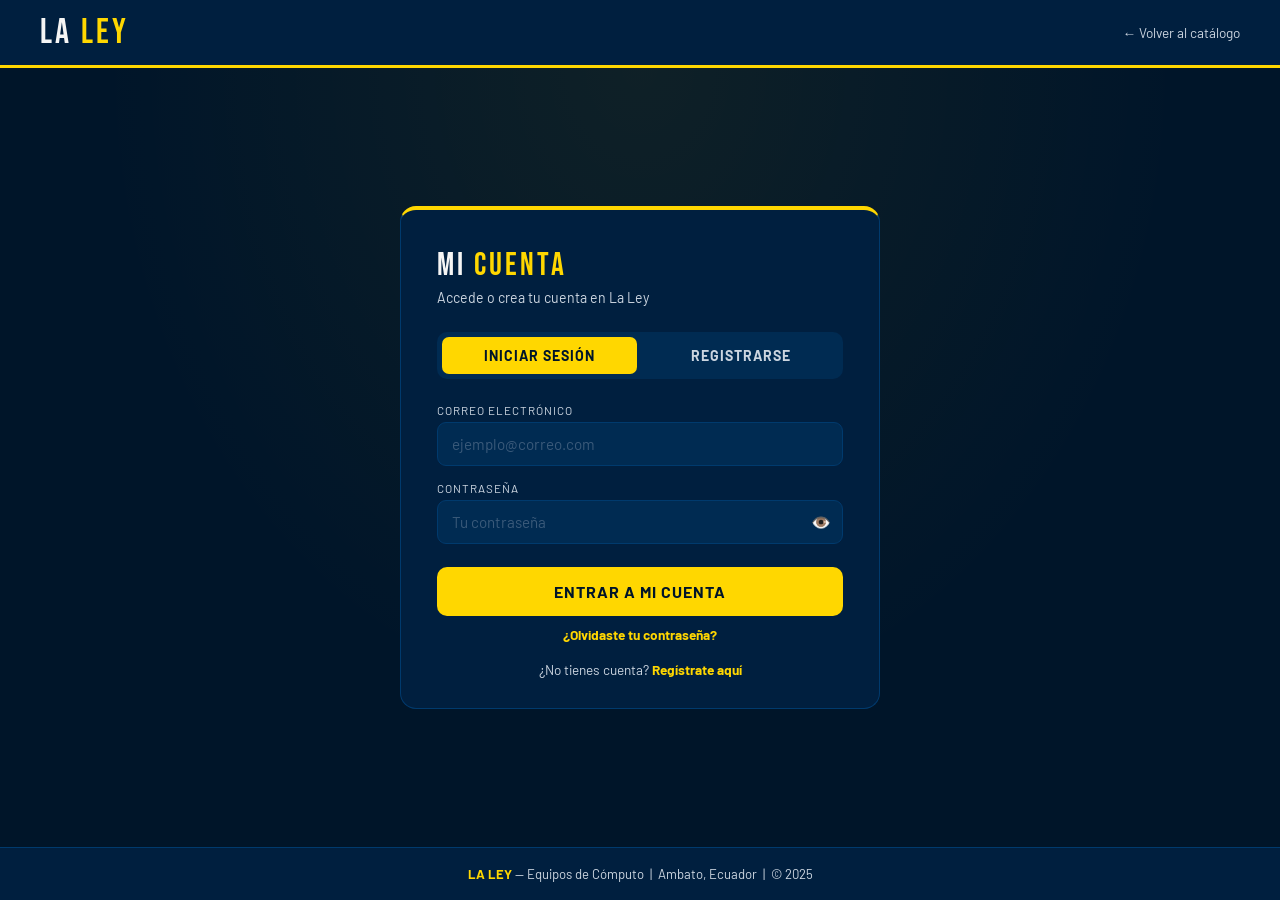
<file: auth.html>
<!DOCTYPE html>
<html lang="es">
<head>
  <meta charset="UTF-8"/>
  <meta name="viewport" content="width=device-width, initial-scale=1.0"/>
  <title>La Ley — Mi Cuenta</title>
  <link href="https://fonts.googleapis.com/css2?family=Bebas+Neue&family=Barlow:wght@300;400;600;700&display=swap" rel="stylesheet"/>
  <style>
    :root {
      --rojo:       #ffd700;
      --rojo-dark:  #c5a500;
      --negro:      #001529;
      --gris-dark:  #001f3f;
      --gris-medio: #002b52;
      --gris-borde: #003a6d;
      --blanco:     #f5f5f5;
      --verde:      #00b894;
      --suave:      #cbd5e0;
    }
    * { margin:0; padding:0; box-sizing:border-box; }
    body {
      font-family:'Barlow',sans-serif;
      background:var(--negro);
      color:var(--blanco);
      min-height:100vh;
      display:flex;
      flex-direction:column;
    }

    /* ── HEADER ── */
    header {
      background:var(--gris-dark);
      border-bottom:3px solid var(--rojo);
      padding:0 40px;
      height:68px;
      display:flex;
      align-items:center;
      justify-content:space-between;
    }
    .logo { font-family:'Bebas Neue',sans-serif; font-size:2.2rem; color:var(--blanco); letter-spacing:3px; text-decoration:none; }
    .logo span { color:var(--rojo); }
    .header-link { color:var(--suave); text-decoration:none; font-size:0.85rem; transition:color 0.2s; }
    .header-link:hover { color:var(--rojo); }

    /* ── CENTRO ── */
    .centro {
      flex:1;
      display:flex;
      align-items:center;
      justify-content:center;
      padding:40px 20px;
      background:radial-gradient(ellipse at 50% 0%, rgba(255,215,0,0.06) 0%, transparent 60%);
    }

    /* ── CAJA ── */
    .caja {
      background:var(--gris-dark);
      border:1px solid var(--gris-borde);
      border-top:4px solid var(--rojo);
      border-radius:16px;
      width:100%;
      max-width:480px;
      padding:36px 36px 30px;
      animation:bajar 0.3s ease;
    }
    @keyframes bajar {
      from { transform:translateY(-14px); opacity:0; }
      to   { transform:translateY(0);     opacity:1; }
    }
    .caja-titulo { font-family:'Bebas Neue',sans-serif; font-size:2rem; letter-spacing:3px; margin-bottom:4px; }
    .caja-titulo span { color:var(--rojo); }
    .caja-sub { color:var(--suave); font-size:0.88rem; margin-bottom:26px; }

    /* ── TABS ── */
    .tabs { display:flex; gap:6px; margin-bottom:24px; background:var(--gris-medio); border-radius:10px; padding:5px; }
    .tab {
      flex:1; padding:10px; border:none; border-radius:7px; background:transparent;
      color:var(--suave); font-family:'Barlow',sans-serif; font-size:0.88rem; font-weight:700;
      text-transform:uppercase; letter-spacing:1px; cursor:pointer; transition:all 0.2s;
    }
    .tab.activo { background:var(--rojo); color:var(--negro); }

    /* ── CAMPOS ── */
    .campo { margin-bottom:15px; }
    .campo label { display:block; font-size:0.73rem; text-transform:uppercase; letter-spacing:1px; color:var(--suave); margin-bottom:5px; }
    .campo-inner { position:relative; }
    .campo input {
      width:100%; background:var(--gris-medio); border:1.5px solid var(--gris-borde);
      color:var(--blanco); padding:12px 42px 12px 14px; border-radius:9px;
      font-family:'Barlow',sans-serif; font-size:0.95rem; outline:none; transition:border-color 0.2s;
    }
    .campo input:focus { border-color:var(--rojo); }
    .campo input::placeholder { color:#3a5a7a; }
    .campo input.valido   { border-color:var(--verde); }
    .campo input.invalido { border-color:#e31e24 !important; }
    .campo-ico { position:absolute; right:12px; top:50%; transform:translateY(-50%); font-size:1rem; pointer-events:none; }
    .campo-err { font-size:0.73rem; color:#ff6b6b; margin-top:4px; display:none; }
    .campo-err.visible { display:block; }
    .fila2 { display:grid; grid-template-columns:1fr 1fr; gap:12px; }

    /* Barra fortaleza */
    .fortaleza-barra { height:4px; background:var(--gris-borde); border-radius:2px; overflow:hidden; margin-top:5px; }
    .fortaleza-fill  { height:100%; width:0%; border-radius:2px; transition:width 0.3s, background 0.3s; }
    .fortaleza-txt   { font-size:0.72rem; color:var(--suave); margin-top:2px; }

    /* ── BOTÓN ── */
    .btn-submit {
      width:100%; background:var(--rojo); color:var(--negro); border:none;
      padding:15px; border-radius:10px; cursor:pointer; font-family:'Barlow',sans-serif;
      font-weight:700; font-size:1rem; text-transform:uppercase; letter-spacing:1px;
      margin-top:8px; transition:background 0.2s, transform 0.15s;
    }
    .btn-submit:hover  { background:var(--rojo-dark); transform:translateY(-2px); }
    .btn-submit:disabled { background:#1a3a5a; color:#3a5a7a; cursor:not-allowed; transform:none; }

    /* ── ALERTA ── */
    .alerta { padding:12px 16px; border-radius:9px; font-size:0.88rem; margin-bottom:16px; display:none; line-height:1.6; }
    .alerta.visible { display:block; }
    .alerta.error   { background:rgba(227,30,36,0.1);  border:1px solid #e31e24; color:#ff8080; }
    .alerta.exito   { background:rgba(0,184,148,0.1);  border:1px solid var(--verde); color:#80ffdb; }
    .alerta.info    { background:rgba(255,215,0,0.08); border:1px solid var(--rojo); color:var(--rojo); }

    /* ── CÓDIGO DE VERIFICACIÓN ── */
    #sec-verificacion { display:none; }
    .cod-info { text-align:center; color:var(--suave); font-size:0.88rem; margin-bottom:18px; line-height:1.7; }
    .cod-info strong { color:var(--blanco); }

    /* Caja amarilla con el código (visible en local) */
    .caja-codigo-dev {
      background:rgba(255,215,0,0.08);
      border:2px dashed var(--rojo);
      border-radius:10px;
      padding:16px;
      text-align:center;
      margin-bottom:18px;
      display:none;
    }
    .caja-codigo-dev p { font-size:0.78rem; color:var(--suave); margin-bottom:8px; text-transform:uppercase; letter-spacing:1px; }
    .caja-codigo-dev .cod-num { font-family:'Bebas Neue',sans-serif; font-size:3rem; color:var(--rojo); letter-spacing:12px; }
    .caja-codigo-dev small { font-size:0.72rem; color:#ff6b6b; display:block; margin-top:4px; }

    .input-cod { text-align:center !important; font-family:'Bebas Neue',sans-serif !important; font-size:2rem !important; letter-spacing:10px !important; }

    /* ── ENLACE CAMBIAR FORM ── */
    .cambiar { text-align:center; margin-top:18px; font-size:0.85rem; color:var(--suave); }
    .cambiar a { color:var(--rojo); text-decoration:none; font-weight:700; }
    .cambiar a:hover { text-decoration:underline; }

    /* ── FOOTER ── */
    footer { background:var(--gris-dark); border-top:1px solid var(--gris-borde); padding:18px 40px; text-align:center; color:var(--suave); font-size:0.82rem; }
    footer strong { color:var(--rojo); }

    @media(max-width:500px) {
      .caja { padding:26px 18px 22px; }
      .fila2 { grid-template-columns:1fr; gap:0; }
      header { padding:0 16px; }
    }
  </style>
</head>
<body>

<header>
  <a href="index.html" class="logo">LA <span>LEY</span></a>
  <a href="index.html" class="header-link">← Volver al catálogo</a>
</header>

<div class="centro">
  <div class="caja">

    <div class="caja-titulo">MI <span>CUENTA</span></div>
    <div class="caja-sub">Accede o crea tu cuenta en La Ley</div>

    <!-- TABS -->
    <div class="tabs">
      <button class="tab activo" id="tab-login"    onclick="mostrarPanel('login')">Iniciar Sesión</button>
      <button class="tab"        id="tab-registro" onclick="mostrarPanel('registro')">Registrarse</button>
    </div>


    <!-- ========================================
         PANEL LOGIN
    ======================================== -->
    <div id="panel-login">
      <div class="alerta" id="alerta-login"></div>

      <div class="campo">
        <label>Correo electrónico</label>
        <div class="campo-inner">
          <input type="email" id="l-correo" placeholder="ejemplo@correo.com" oninput="validarCorreo(this,'l-correo-err')"/>
          <span class="campo-ico" id="l-correo-ico"></span>
        </div>
        <div class="campo-err" id="l-correo-err">Ingresa un correo válido</div>
      </div>

      <div class="campo">
  <label>Contraseña</label>
  <div class="campo-inner">
    <input type="password" id="l-pass" placeholder="Tu contraseña" oninput="limpiarErr(this)"/>
    <span class="campo-ico" onclick="togglePassAuth('l-pass', this)" 
          style="cursor:pointer; pointer-events:all;">👁️</span>
  </div>
  <div class="campo-err" id="l-pass-err">Ingresa tu contraseña</div>
</div>

      <button class="btn-submit" id="btn-login" onclick="iniciarSesion()">Entrar a mi cuenta</button>
      <div class="cambiar" style="margin-top:10px;">
      <a href="#" onclick="mostrarPanel('recuperar')">¿Olvidaste tu contraseña?</a>
      </div>
      <div class="cambiar">¿No tienes cuenta? <a href="#" onclick="mostrarPanel('registro')">Regístrate aquí</a></div>
    </div>


    <!-- ========================================
         PANEL REGISTRO
    ======================================== -->
    <div id="panel-registro" style="display:none">
      <div class="alerta" id="alerta-registro"></div>

      <!-- Sección formulario -->
      <div id="sec-formulario">

        <div class="fila2">
          <div class="campo">
            <label>Nombre</label>
            <div class="campo-inner">
              <input type="text" id="r-nombre" placeholder="Juan" oninput="validarLetras(this,'r-nombre-err','r-nombre-ico')"/>
              <span class="campo-ico" id="r-nombre-ico"></span>
            </div>
            <div class="campo-err" id="r-nombre-err">Solo letras, sin números</div>
          </div>
          <div class="campo">
            <label>Apellido</label>
            <div class="campo-inner">
              <input type="text" id="r-apellido" placeholder="Pérez" oninput="validarLetras(this,'r-apellido-err','r-apellido-ico')"/>
              <span class="campo-ico" id="r-apellido-ico"></span>
            </div>
            <div class="campo-err" id="r-apellido-err">Solo letras, sin números</div>
          </div>
        </div>

        <div class="campo">
          <label>Correo electrónico</label>
          <div class="campo-inner">
            <input type="email" id="r-correo" placeholder="ejemplo@correo.com" oninput="validarCorreo(this,'r-correo-err')"/>
            <span class="campo-ico" id="r-correo-ico"></span>
          </div>
          <div class="campo-err" id="r-correo-err">Ingresa un correo válido (con @ y dominio)</div>
        </div>

        <div class="campo">
          <label>Contraseña</label>
          <div class="campo-inner">
            <input type="password" id="r-pass" placeholder="Mínimo 6 caracteres" oninput="validarPass()"/>
            <span class="campo-ico" onclick="togglePassAuth('r-pass', this)" 
             style="cursor:pointer; pointer-events:all;">👁️</span>
          </div>
          <div class="fortaleza-barra"><div class="fortaleza-fill" id="f-fill"></div></div>
          <div class="fortaleza-txt"  id="f-txt"></div>
          <div class="campo-err" id="r-pass-err">Mínimo 6 caracteres</div>
        </div>

        <div class="campo">
          <label>Verificar contraseña</label>
          <div class="campo-inner">
            <input type="password" id="r-pass2" placeholder="Repite tu contraseña" oninput="validarPass2()"/>
            <span class="campo-ico" id="r-pass2-ico" onclick="togglePassAuth('r-pass2', this)" 
            style="cursor:pointer; pointer-events:all;">👁️</span>
          </div>
          <div class="campo-err" id="r-pass2-err">Las contraseñas no coinciden</div>
        </div>

        <button class="btn-submit" id="btn-registro" onclick="registrar()">Crear cuenta y obtener código</button>

      </div><!-- /sec-formulario -->

      <!-- Sección verificación -->
      <div id="sec-verificacion" style="display:none">

        <!-- Caja que muestra el código en local (solo para pruebas) -->
        <div class="caja-codigo-dev" id="caja-dev">
          <p>📋 Tu código de verificación (solo visible en modo local)</p>
          <div class="cod-num" id="dev-codigo">------</div>
          <small>⚠️ En producción este código llegaría a tu correo</small>
        </div>

        <p class="cod-info">
          Ingresa el código de 6 dígitos para activar tu cuenta.<br/>
          Correo: <strong id="correo-mostrado"></strong>
        </p>

        <div class="campo">
          <label>Código de verificación</label>
          <div class="campo-inner">
            <input type="text" id="r-codigo" class="input-cod" placeholder="000000"
                   maxlength="6" oninput="soloNumeros(this)"/>
          </div>
          <div class="campo-err" id="r-codigo-err">El código debe tener exactamente 6 dígitos</div>
        </div>

        <button class="btn-submit" id="btn-verificar" onclick="verificarCodigo()">✅ Verificar y activar cuenta</button>

      </div><!-- /sec-verificacion -->

      <div class="cambiar">¿Ya tienes cuenta? <a href="#" onclick="mostrarPanel('login')">Inicia sesión</a></div>
    </div><!-- /panel-registro -->
<!-- ========================================
         PANEL RECUPERAR CONTRASEÑA
    ======================================== -->
    <div id="panel-recuperar" style="display:none">
      <div class="alerta" id="alerta-recuperar"></div>

      <!-- PASO 1: Ingresar correo -->
      <div id="rec-paso1">
        <p style="color:var(--suave); font-size:0.88rem; margin-bottom:18px; line-height:1.6;">
          Ingresa tu correo y te daremos un código para restablecer tu contraseña.
        </p>

        <div class="campo">
          <label>Correo electrónico</label>
          <div class="campo-inner">
            <input type="email" id="rec-correo" placeholder="ejemplo@correo.com"
                   oninput="validarCorreo(this,'rec-correo-err')"/>
            <span class="campo-ico" id="rec-correo-ico"></span>
          </div>
          <div class="campo-err" id="rec-correo-err">Ingresa un correo válido</div>
        </div>

        <button class="btn-submit" id="btn-recuperar" onclick="solicitarCodigo()">
          Obtener código
        </button>
      </div>

      <!-- PASO 2: Código + nueva contraseña -->
      <div id="rec-paso2" style="display:none">

        <!-- Caja con el código (solo local) -->
        <div class="caja-codigo-dev" id="rec-caja-dev">
          <p>📋 Tu código de recuperación (solo visible en modo local)</p>
          <div class="cod-num" id="rec-codigo-dev">------</div>
          <small>⚠️ En producción este código llegaría a tu correo</small>
        </div>

        <p class="cod-info">
          Ingresa el código de 6 dígitos y tu nueva contraseña.<br/>
          Correo: <strong id="rec-correo-mostrado"></strong>
        </p>

        <div class="campo">
          <label>Código de verificación</label>
          <div class="campo-inner">
            <input type="text" id="rec-codigo" class="input-cod" placeholder="000000"
                   maxlength="6" oninput="soloNumeros(this)"/>
          </div>
          <div class="campo-err" id="rec-codigo-err">El código debe tener 6 dígitos</div>
        </div>

        <div class="campo">
          <label>Nueva contraseña</label>
          <div class="campo-inner">
            <input type="password" id="rec-nueva" placeholder="Mínimo 6 caracteres"/>
            <span class="campo-ico" onclick="togglePassAuth('rec-nueva', this)"
             style="cursor:pointer; pointer-events:all;">👁️</span>
          </div>
          <div class="campo-err" id="rec-nueva-err">Mínimo 6 caracteres</div>
        </div>

        <div class="campo">
          <label>Confirmar nueva contraseña</label>
          <div class="campo-inner">
            <input type="password" id="rec-confirma" placeholder="Repite la contraseña"/>
            <span class="campo-ico" onclick="togglePassAuth('rec-confirma', this)"
            style="cursor:pointer; pointer-events:all;">👁️</span>
          </div>
          <div class="campo-err" id="rec-confirma-err">Las contraseñas no coinciden</div>
        </div>

        <button class="btn-submit" id="btn-restablecer" onclick="restablecerPassword()">
          🔑 Restablecer contraseña
        </button>
      </div>

      <div class="cambiar">
        <a href="#" onclick="mostrarPanel('login')">← Volver al inicio de sesión</a>
      </div>
    </div><!-- /panel-recuperar -->
  </div><!-- /caja -->
</div><!-- /centro -->

<footer>
  <strong>LA LEY</strong> — Equipos de Cómputo &nbsp;|&nbsp; Ambato, Ecuador &nbsp;|&nbsp; © 2025
</footer>


<script>
// ================================================
//  VARIABLES GLOBALES
// ================================================
let correoRegistrado = '';


// ================================================
//  CAMBIAR ENTRE PANELES
// ================================================
function mostrarPanel(panel) {
  document.getElementById('panel-login').style.display    = panel === 'login'    ? 'block' : 'none';
  document.getElementById('panel-registro').style.display = panel === 'registro' ? 'block' : 'none';
  document.getElementById('tab-login').classList.toggle('activo',    panel === 'login');
  document.getElementById('tab-registro').classList.toggle('activo', panel === 'registro');
  ocultarAlertas();
}

function ocultarAlertas() {
  document.querySelectorAll('.alerta').forEach(function(a) {
    a.className = 'alerta';
    a.innerHTML = '';
  });
}

function mostrarAlerta(id, tipo, msg) {
  const el = document.getElementById(id);
  el.className = 'alerta visible ' + tipo;
  el.innerHTML = msg;
}


// ================================================
//  VALIDACIONES EN TIEMPO REAL
// ================================================

// Solo letras — bloquea números mientras escribe
function validarLetras(input, errId, icoId) {
  // Borrar el carácter si no es letra o espacio
  input.value = input.value.replace(/[^a-zA-ZáéíóúÁÉÍÓÚñÑ ]/g, '');

  const ok  = input.value.trim().length >= 2;
  const ico = document.getElementById(icoId);
  const err = document.getElementById(errId);

  input.classList.toggle('valido',   ok);
  input.classList.toggle('invalido', !ok && input.value.length > 0);
  if (ico) ico.textContent = ok ? '✅' : '';
  if (err) err.classList.toggle('visible', !ok && input.value.length > 0);
}

// Validar correo
function validarCorreo(input, errId) {
  const val = input.value.trim();
  const ok  = /^[^\s@]+@[^\s@]+\.[^\s@]{2,}$/.test(val);
  const ico = input.parentElement.querySelector('.campo-ico');
  const err = document.getElementById(errId);

  input.classList.toggle('valido',   ok);
  input.classList.toggle('invalido', !ok && val.length > 0);
  if (ico) ico.textContent = ok ? '✅' : val.length > 0 ? '❌' : '';
  if (err) err.classList.toggle('visible', !ok && val.length > 0);
}

// Solo números (para el código)
function soloNumeros(input) {
  input.value = input.value.replace(/\D/g, '');
}

// Limpiar error al escribir
function limpiarErr(input) {
  input.classList.remove('invalido');
}

// Fortaleza de contraseña
function validarPass() {
  const val  = document.getElementById('r-pass').value;
  const fill = document.getElementById('f-fill');
  const txt  = document.getElementById('f-txt');
  const err  = document.getElementById('r-pass-err');

  let fuerza = 0;
  if (val.length >= 6)           fuerza++;
  if (val.length >= 10)          fuerza++;
  if (/[A-Z]/.test(val))         fuerza++;
  if (/[0-9]/.test(val))         fuerza++;
  if (/[^a-zA-Z0-9]/.test(val))  fuerza++;

  const colores = ['#e31e24','#e8823a','#e8d63a','#6ac05a','#00b894'];
  const textos  = ['Muy débil','Débil','Regular','Fuerte','Muy fuerte'];
  const pcts    = [20, 40, 60, 80, 100];

  if (val.length > 0) {
    const i = Math.min(fuerza - 1, 4);
    fill.style.width      = pcts[Math.max(i, 0)] + '%';
    fill.style.background = colores[Math.max(i, 0)];
    txt.textContent       = textos[Math.max(i, 0)];
  } else {
    fill.style.width = '0%';
    txt.textContent  = '';
  }

  const ok = val.length >= 6;
  document.getElementById('r-pass').classList.toggle('valido',   ok);
  document.getElementById('r-pass').classList.toggle('invalido', !ok && val.length > 0);
  err.classList.toggle('visible', !ok && val.length > 0);

  if (document.getElementById('r-pass2').value) validarPass2();
}

// Verificar que las contraseñas coincidan
function validarPass2() {
  const p1  = document.getElementById('r-pass').value;
  const p2  = document.getElementById('r-pass2').value;
  const ico = document.getElementById('r-pass2-ico');
  const err = document.getElementById('r-pass2-err');
  const ok  = p1 === p2 && p2.length >= 6;

  document.getElementById('r-pass2').classList.toggle('valido',   ok);
  document.getElementById('r-pass2').classList.toggle('invalido', !ok && p2.length > 0);
  ico.textContent = ok ? '✅' : p2.length > 0 ? '❌' : '';
  err.classList.toggle('visible', !ok && p2.length > 0);
}


// ================================================
//  INICIAR SESIÓN
// ================================================
async function iniciarSesion() {
  ocultarAlertas();

  const correo = document.getElementById('l-correo').value.trim();
  const pass   = document.getElementById('l-pass').value;
  let err = false;

  if (!correo || !/^[^\s@]+@[^\s@]+\.[^\s@]{2,}$/.test(correo)) {
    document.getElementById('l-correo').classList.add('invalido');
    document.getElementById('l-correo-err').classList.add('visible');
    err = true;
  }
  if (!pass) {
    document.getElementById('l-pass').classList.add('invalido');
    document.getElementById('l-pass-err').classList.add('visible');
    err = true;
  }
  if (err) return;

  const btn = document.getElementById('btn-login');
  btn.disabled = true;
  btn.textContent = '⏳ Verificando...';

  try {
    const res  = await fetch('login.php', {
      method: 'POST',
      headers: { 'Content-Type': 'application/json' },
      body: JSON.stringify({ correo, password: pass })
    });
    const data = await res.json();

   if (data.success) {
      mostrarAlerta('alerta-login', 'exito', '✅ ' + data.mensaje + ' Redirigiendo...');
      
      localStorage.setItem('usuario_nombre', data.usuario.nombre);
      localStorage.setItem('usuario_correo', data.usuario.correo);
      localStorage.setItem('sesion_laley', JSON.stringify({
        id:     data.usuario.id,
        nombre: data.usuario.nombre,
        correo: data.usuario.correo,
        rol:    data.rol
      }));
      setTimeout(function() { window.location.href = 'index.html'; }, 1500);
      } else {
      let msg = '❌ ' + data.mensaje;
      if (data.no_existe) {
        msg += ' <a href="#" onclick="mostrarPanel(\'registro\')" style="color:var(--rojo)">→ Regístrate</a>';
      }
      mostrarAlerta('alerta-login', 'error', msg);
      btn.disabled    = false;
      btn.textContent = 'Entrar a mi cuenta';
    }
  } catch(e) {
    mostrarAlerta('alerta-login', 'error', '❌ No se pudo conectar. ¿Está XAMPP encendido y los archivos PHP en la carpeta correcta?');
    btn.disabled    = false;
    btn.textContent = 'Entrar a mi cuenta';
  }
}


// ================================================
//  REGISTRAR USUARIO
// ================================================
async function registrar() {
  ocultarAlertas();

  const nombre   = document.getElementById('r-nombre').value.trim();
  const apellido = document.getElementById('r-apellido').value.trim();
  const correo   = document.getElementById('r-correo').value.trim();
  const pass     = document.getElementById('r-pass').value;
  const pass2    = document.getElementById('r-pass2').value;
  let err = false;

  // Validar nombre
  if (!nombre || !/^[a-zA-ZáéíóúÁÉÍÓÚñÑ ]+$/.test(nombre)) {
    document.getElementById('r-nombre').classList.add('invalido');
    document.getElementById('r-nombre-err').classList.add('visible');
    err = true;
  }
  // Validar apellido
  if (!apellido || !/^[a-zA-ZáéíóúÁÉÍÓÚñÑ ]+$/.test(apellido)) {
    document.getElementById('r-apellido').classList.add('invalido');
    document.getElementById('r-apellido-err').classList.add('visible');
    err = true;
  }
  // Validar correo
  if (!correo || !/^[^\s@]+@[^\s@]+\.[^\s@]{2,}$/.test(correo)) {
    document.getElementById('r-correo').classList.add('invalido');
    document.getElementById('r-correo-err').classList.add('visible');
    err = true;
  }
  // Validar contraseña
  if (!pass || pass.length < 6) {
    document.getElementById('r-pass').classList.add('invalido');
    document.getElementById('r-pass-err').classList.add('visible');
    err = true;
  }
  // Validar que coincidan
  if (pass !== pass2) {
    document.getElementById('r-pass2').classList.add('invalido');
    document.getElementById('r-pass2-err').classList.add('visible');
    err = true;
  }

  if (err) {
    mostrarAlerta('alerta-registro', 'error', '❌ Corrige los campos marcados antes de continuar.');
    return;
  }

  const btn = document.getElementById('btn-registro');
  btn.disabled = true;
  btn.textContent = '⏳ Creando cuenta...';

  try {
    const res  = await fetch('registro.php', {
      method: 'POST',
      headers: { 'Content-Type': 'application/json' },
      body: JSON.stringify({ nombre, apellido, correo, password: pass, password2: pass2 })
    });
    const data = await res.json();

    if (data.success) {
      correoRegistrado = data.correo;

      // Mostrar el código en pantalla (solo para pruebas en XAMPP local)
      if (data.codigo_dev) {
        document.getElementById('dev-codigo').textContent = data.codigo_dev;
        document.getElementById('caja-dev').style.display = 'block';
      }

      document.getElementById('correo-mostrado').textContent = data.correo;
      document.getElementById('sec-formulario').style.display    = 'none';
      document.getElementById('sec-verificacion').style.display  = 'block';
      mostrarAlerta('alerta-registro', 'info', '📋 ' + data.mensaje);
    } else {
      mostrarAlerta('alerta-registro', 'error', '❌ ' + data.mensaje);
      // Marcar el campo que tiene error
      if (data.campo && data.campo !== 'general') {
        const campo = document.getElementById('r-' + data.campo);
        if (campo) campo.classList.add('invalido');
      }
      btn.disabled    = false;
      btn.textContent = 'Crear cuenta y obtener código';
    }
  } catch(e) {
    mostrarAlerta('alerta-registro', 'error', '❌ No se pudo conectar. ¿Está XAMPP encendido y los archivos PHP en la carpeta correcta?');
    btn.disabled    = false;
    btn.textContent = 'Crear cuenta y obtener código';
  }
}


// ================================================
//  VERIFICAR CÓDIGO
// ================================================
async function verificarCodigo() {
  const codigo = document.getElementById('r-codigo').value.trim();
  const errEl  = document.getElementById('r-codigo-err');
  const btn    = document.getElementById('btn-verificar');

  // Validar que tenga 6 dígitos numéricos
  if (!/^\d{6}$/.test(codigo)) {
    document.getElementById('r-codigo').classList.add('invalido');
    errEl.classList.add('visible');
    return;
  }
  document.getElementById('r-codigo').classList.remove('invalido');
  errEl.classList.remove('visible');

  btn.disabled = true;
  btn.textContent = '⏳ Verificando...';

  try {
    const res  = await fetch('verificar.php', {
      method: 'POST',
      headers: { 'Content-Type': 'application/json' },
      body: JSON.stringify({ correo: correoRegistrado, codigo: codigo })
    });
    const data = await res.json();

    if (data.success) {
      mostrarAlerta('alerta-registro', 'exito',
        '🎉 ¡Cuenta activada, ' + (data.nombre || '') + '! Redirigiendo al inicio de sesión...');
      setTimeout(function() { mostrarPanel('login'); }, 2000);
    } else {
      mostrarAlerta('alerta-registro', 'error', '❌ ' + data.mensaje);
      btn.disabled    = false;
      btn.textContent = '✅ Verificar y activar cuenta';
    }
  } catch(e) {
    mostrarAlerta('alerta-registro', 'error', '❌ Error de conexión.');
    btn.disabled    = false;
    btn.textContent = '✅ Verificar y activar cuenta';
  }
}
// ================================================
//  RECUPERAR CONTRASEÑA
// ================================================
let correoRecuperacion = '';

function mostrarPanel(panel) {
  document.getElementById('panel-login').style.display     = panel === 'login'     ? 'block' : 'none';
  document.getElementById('panel-registro').style.display  = panel === 'registro'  ? 'block' : 'none';
  document.getElementById('panel-recuperar').style.display = panel === 'recuperar' ? 'block' : 'none';
  document.getElementById('tab-login').classList.toggle('activo',    panel === 'login');
  document.getElementById('tab-registro').classList.toggle('activo', panel === 'registro');
  ocultarAlertas();
}

async function solicitarCodigo() {
  const correo = document.getElementById('rec-correo').value.trim();

  if (!correo || !/^[^\s@]+@[^\s@]+\.[^\s@]{2,}$/.test(correo)) {
    document.getElementById('rec-correo').classList.add('invalido');
    document.getElementById('rec-correo-err').classList.add('visible');
    return;
  }

  const btn = document.getElementById('btn-recuperar');
  btn.disabled    = true;
  btn.textContent = '⏳ Enviando...';

  try {
    const res  = await fetch('recuperar_password.php', {
      method:  'POST',
      headers: { 'Content-Type': 'application/json' },
      body:    JSON.stringify({ correo })
    });
    const data = await res.json();

    if (data.success) {
      correoRecuperacion = data.correo;
      document.getElementById('rec-correo-mostrado').textContent = data.correo;
      if (data.codigo_dev) {
        document.getElementById('rec-codigo-dev').textContent = data.codigo_dev;
        document.getElementById('rec-caja-dev').style.display = 'block';
      }
      document.getElementById('rec-paso1').style.display = 'none';
      document.getElementById('rec-paso2').style.display = 'block';
      mostrarAlerta('alerta-recuperar', 'info', '📋 ' + data.mensaje);
    } else {
      mostrarAlerta('alerta-recuperar', 'error', '❌ ' + data.mensaje);
      if (data.campo === 'correo') {
        document.getElementById('rec-correo').classList.add('invalido');
      }
      btn.disabled    = false;
      btn.textContent = 'Obtener código';
    }
  } catch(e) {
    mostrarAlerta('alerta-recuperar', 'error', '❌ No se pudo conectar al servidor.');
    btn.disabled    = false;
    btn.textContent = 'Obtener código';
  }
}

async function restablecerPassword() {
  const codigo   = document.getElementById('rec-codigo').value.trim();
  const nueva    = document.getElementById('rec-nueva').value;
  const confirma = document.getElementById('rec-confirma').value;
  let hayError   = false;

  if (!/^\d{6}$/.test(codigo)) {
    document.getElementById('rec-codigo').classList.add('invalido');
    document.getElementById('rec-codigo-err').classList.add('visible');
    hayError = true;
  }
  if (!nueva || nueva.length < 6) {
    document.getElementById('rec-nueva').classList.add('invalido');
    document.getElementById('rec-nueva-err').classList.add('visible');
    hayError = true;
  }
  if (nueva !== confirma) {
    document.getElementById('rec-confirma').classList.add('invalido');
    document.getElementById('rec-confirma-err').classList.add('visible');
    hayError = true;
  }
  if (hayError) return;

  const btn = document.getElementById('btn-restablecer');
  btn.disabled    = true;
  btn.textContent = '⏳ Restableciendo...';

  try {
    const res  = await fetch('restablecer_password.php', {
      method:  'POST',
      headers: { 'Content-Type': 'application/json' },
      body:    JSON.stringify({
        correo:   correoRecuperacion,
        codigo:   codigo,
        nueva:    nueva,
        confirma: confirma
      })
    });
    const data = await res.json();

    if (data.success) {
      mostrarAlerta('alerta-recuperar', 'exito', '✅ ' + data.mensaje);
      setTimeout(function() { mostrarPanel('login'); }, 2500);
    } else {
      mostrarAlerta('alerta-recuperar', 'error', '❌ ' + data.mensaje);
      btn.disabled    = false;
      btn.textContent = '🔑 Restablecer contraseña';
    }
  } catch(e) {
    mostrarAlerta('alerta-recuperar', 'error', '❌ No se pudo conectar al servidor.');
    btn.disabled    = false;
    btn.textContent = '🔑 Restablecer contraseña';
  }
}
function togglePassAuth(inputId, icono) {
    const input = document.getElementById(inputId);
    if (input.type === 'password') {
        input.type        = 'text';
        icono.textContent = '🙈';
    } else {
        input.type        = 'password';
        icono.textContent = '👁️';
    }
}
</script>
</body>
</html>
</file>
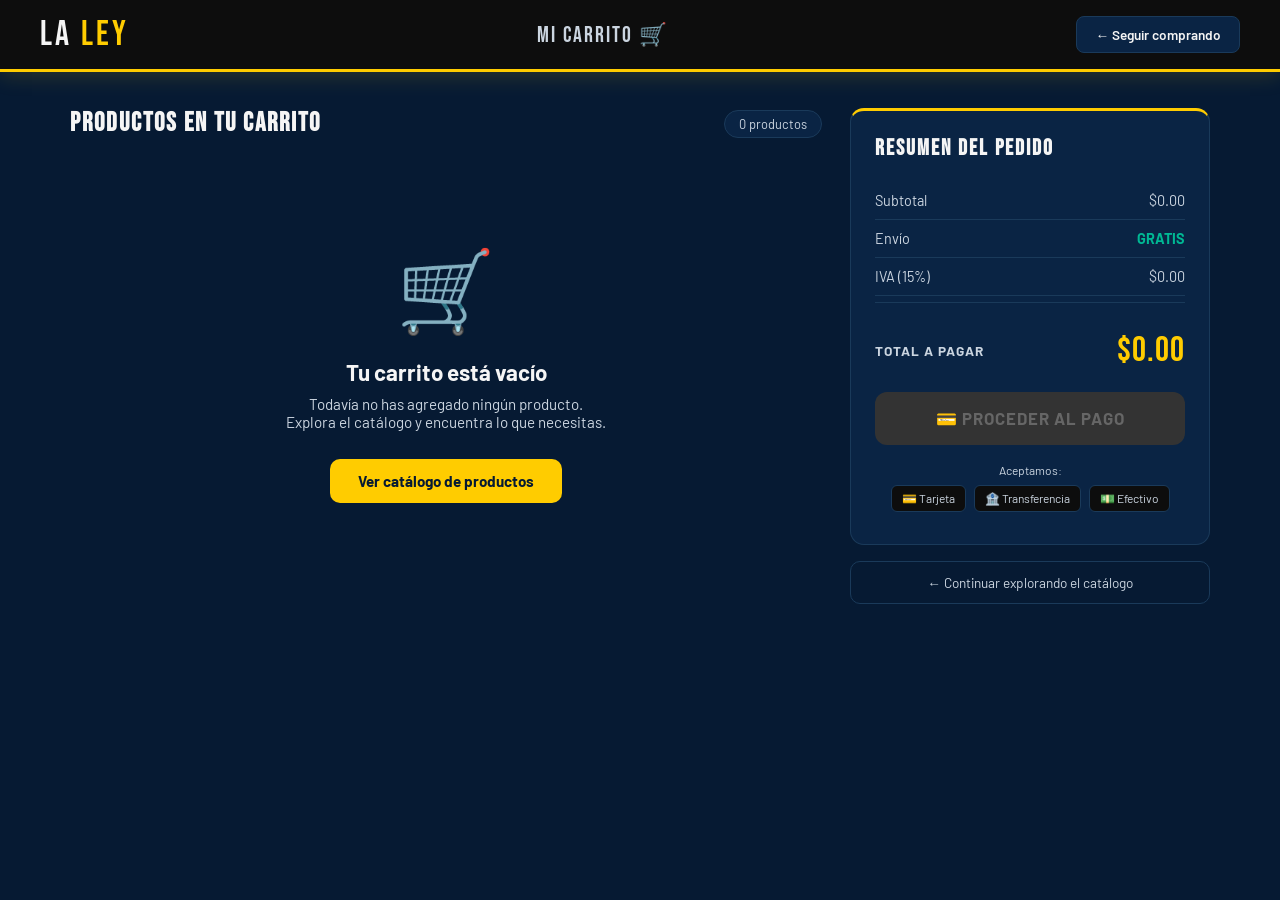
<file: carrito.html>
<!DOCTYPE html>
<html lang="es">
<head>
  <meta charset="UTF-8"/>
  <meta name="viewport" content="width=device-width, initial-scale=1.0"/>
  <title>La Ley — Mi Carrito</title>

  <!-- Tipografías -->
  <link href="https://fonts.googleapis.com/css2?family=Bebas+Neue&family=Barlow:wght@300;400;600;700&display=swap" rel="stylesheet"/>

  <!-- Estilos del carrito (archivo separado) -->
  <link rel="stylesheet" href="carrito.css"/>
</head>
<body>

  <!-- =============================================
       HEADER
  ============================================== -->
  <header>
    <!-- Logo con enlace de regreso al catálogo -->
    <a href="index.html" class="logo">LA <span>LEY</span></a>
    <div class="header-titulo">Mi Carrito 🛒</div>
    <!-- Botón para volver al catálogo -->
    <a href="index.html" class="btn-volver">← Seguir comprando</a>
  </header>


  <!-- =============================================
       CONTENIDO PRINCIPAL
  ============================================== -->
  <main class="main-carrito">

    <!-- COLUMNA IZQUIERDA: lista de productos -->
    <section class="columna-productos">

      <div class="seccion-titulo">
        <h2>Productos en tu carrito</h2>
        <span id="contador-items">0 productos</span>
      </div>

      <!-- Aquí se renderizan los productos con JavaScript -->
      <div id="lista-carrito"></div>

      <!-- Botón para vaciar todo el carrito -->
      <button class="btn-vaciar" id="btn-vaciar" onclick="vaciarCarrito()" style="display:none">
        🗑️ Vaciar carrito completo
      </button>

    </section>


    <!-- COLUMNA DERECHA: resumen y pago -->
    <aside class="columna-resumen">

      <div class="resumen-box">
        <h3 class="resumen-titulo">Resumen del pedido</h3>

        <!-- Desglose de precios -->
        <div class="resumen-linea">
          <span>Subtotal</span>
          <span id="r-subtotal">$0.00</span>
        </div>
        <div class="resumen-linea">
          <span>Envío</span>
          <span id="r-envio" class="envio-gratis">GRATIS</span>
        </div>
        <div class="resumen-linea">
          <span>IVA (15%)</span>
          <span id="r-iva">$0.00</span>
        </div>

        <div class="resumen-separador"></div>

        <!-- Total final -->
        <div class="resumen-total">
          <span>TOTAL A PAGAR</span>
          <span id="r-total">$0.00</span>
        </div>

        <!-- Botón de pago -->
        <button class="btn-pagar" id="btn-pagar" onclick="abrirPago()">
          💳 Proceder al Pago
        </button>

        <!-- Métodos de pago aceptados -->
        <div class="metodos-pago">
          <span>Aceptamos:</span>
          <div class="iconos-pago">
            <span class="pago-chip">💳 Tarjeta</span>
            <span class="pago-chip">🏦 Transferencia</span>
            <span class="pago-chip">💵 Efectivo</span>
          </div>
        </div>

      </div>

      <!-- Enlace para continuar comprando -->
      <a href="index.html" class="link-continuar">
        ← Continuar explorando el catálogo
      </a>

    </aside>

  </main>


  <!-- =============================================
       MODAL DE PAGO - Se abre al hacer clic en Pagar
  ============================================== -->
  <div class="pago-overlay" id="pago-overlay" onclick="cerrarPago(event)">
    <div class="pago-modal">

      <!-- Cabecera -->
      <div class="pago-header">
        <h2>💳 Finalizar Compra</h2>
        <button class="btn-cerrar-pago" onclick="cerrarPago(true)">✕</button>
      </div>

      <!-- Resumen rápido -->
      <div class="pago-resumen" id="pago-resumen"></div>

      <!-- Formulario de datos del cliente -->
      <div class="pago-form">
        <h3>Tus datos de contacto</h3>

        <div class="form-grupo">
          <label>Nombre completo</label>
          <input type="text" id="p-nombre" placeholder="Ej: Juan Pérez"/>
        </div>

        <div class="form-grupo">
          <label>Teléfono / WhatsApp</label>
          <input type="tel" id="p-telefono" placeholder="Ej: 0998765432"/>
        </div>

        <div class="form-grupo">
          <label>Correo electrónico</label>
          <input type="email" id="p-correo" placeholder="Ej: juan@gmail.com"/>
        </div>

        <div class="form-grupo">
          <label>Dirección de entrega</label>
          <input type="text" id="p-direccion" placeholder="Ej: Av. Cevallos y Montalvo, Ambato"/>
        </div>

        <div class="form-grupo">
          <label>Método de pago</label>
          <select id="p-metodo">
            <option value="">-- Selecciona --</option>
            <option value="tarjeta">💳 Tarjeta de crédito/débito</option>
            <option value="transferencia">🏦 Transferencia bancaria</option>
            <option value="efectivo">💵 Pago en efectivo</option>
          </select>
        </div>

      </div>

      <!-- Botón confirmar pedido -->
      <button class="btn-confirmar" onclick="confirmarPedido()">
        ✅ Confirmar Pedido
      </button>

    </div>
  </div>


  <!-- =============================================
       MODAL DE ÉXITO - Aparece al confirmar
  ============================================== -->
  <div class="exito-overlay" id="exito-overlay">
    <div class="exito-modal">
      <div class="exito-icono">🎉</div>
      <h2>¡Pedido Confirmado!</h2>
      <p id="exito-mensaje"></p>
      <button class="btn-exito" onclick="window.location.href='index.html'">
        Volver al catálogo
      </button>
    </div>
  </div>


  <!-- JavaScript del carrito -->
  <script src="carrito.js"></script>

</body>
</html>
</file>
<file: carrito.css>
:root {
 
  --rojo:         #ffcc00; 
  --rojo-dark:    #e6b800;
  --negro:        #061a33;
  --gris-dark:    #0d0d0d;
  --gris-medio:   #0a2444; 
  --gris-borde:   #1a3a5a; 
  --blanco:       #f5f5f5;
  --amarillo:     #ffcc00;
  --texto-suave:  #cbd5e0;
  --verde:        #00b894;
}

* { margin: 0; padding: 0; box-sizing: border-box; }

body {
  font-family: 'Barlow', sans-serif;
  background: var(--negro);
  color: var(--blanco);
  min-height: 100vh;
}

header {
  background: var(--gris-dark);
  border-bottom: 3px solid var(--amarillo);
  padding: 0 40px;
  height: 72px;
  display: flex;
  align-items: center;
  justify-content: space-between;
  position: sticky;
  top: 0;
  z-index: 100;
  box-shadow: 0 4px 20px rgba(255, 204, 0, 0.15);
}

.logo {
  font-family: 'Bebas Neue', sans-serif;
  font-size: 2.2rem;
  color: var(--blanco);
  letter-spacing: 3px;
  text-decoration: none;
}
.logo span { color: var(--amarillo); }

.header-titulo {
  font-family: 'Bebas Neue', sans-serif;
  font-size: 1.4rem;
  letter-spacing: 2px;
  color: var(--texto-suave);
}


.btn-volver {
  background: var(--gris-medio);
  border: 1px solid var(--gris-borde);
  color: var(--blanco);
  padding: 9px 18px;
  border-radius: 8px;
  text-decoration: none;
  font-size: 0.85rem;
  font-weight: 600;
  transition: all 0.2s;
}
.btn-volver:hover {
  border-color: var(--amarillo);
  color: var(--amarillo);
}



.main-carrito {
  display: grid;
  grid-template-columns: 1fr 360px; /* Productos | Resumen */
  gap: 28px;
  max-width: 1200px;
  margin: 36px auto;
  padding: 0 30px 60px;
}

.columna-productos { min-width: 0; }

.seccion-titulo {
  display: flex;
  align-items: center;
  justify-content: space-between;
  margin-bottom: 20px;
}

.seccion-titulo h2 {
  font-family: 'Bebas Neue', sans-serif;
  font-size: 1.6rem;
  letter-spacing: 2px;
}

#contador-items {
  background: var(--gris-medio);
  border: 1px solid var(--gris-borde);
  padding: 5px 14px;
  border-radius: 20px;
  font-size: 0.8rem;
  color: var(--texto-suave);
}


.carrito-vacio {
  text-align: center;
  padding: 80px 20px;
  color: var(--texto-suave);
}
.carrito-vacio .vacio-icono { font-size: 5rem; margin-bottom: 20px; }
.carrito-vacio h3 { font-size: 1.4rem; margin-bottom: 10px; color: var(--blanco); }
.carrito-vacio p  { font-size: 0.95rem; margin-bottom: 28px; }
.btn-ir-catalogo {
  display: inline-block;
  background: var(--amarillo);
  color: var(--negro);
  padding: 13px 28px;
  border-radius: 10px;
  text-decoration: none;
  font-weight: 700;
  font-size: 0.95rem;
  transition: background 0.2s;
}
.btn-ir-catalogo:hover { background: var(--rojo-dark); }


.item-carrito {
  background: var(--gris-medio);
  border: 1px solid var(--gris-borde);
  border-radius: 14px;
  padding: 20px;
  display: grid;
  grid-template-columns: 70px 1fr auto;
  gap: 18px;
  align-items: center;
  margin-bottom: 14px;
  transition: border-color 0.2s, transform 0.2s;
}
.item-carrito:hover {
  border-color: var(--amarillo);
  transform: translateX(4px);
}


.item-emoji {
  font-size: 2.8rem;
  text-align: center;
  background: #041226;
  border-radius: 10px;
  padding: 8px;
  width: 70px;
  height: 70px;
  display: flex;
  align-items: center;
  justify-content: center;
}


.item-info { min-width: 0; }

.item-categoria {
  font-size: 0.7rem;
  text-transform: uppercase;
  letter-spacing: 2px;
  color: var(--amarillo);
  font-weight: 700;
  margin-bottom: 4px;
}

.item-nombre {
  font-size: 1rem;
  font-weight: 700;
  margin-bottom: 6px;
  line-height: 1.3;
}

.item-precio-unitario {
  font-size: 0.82rem;
  color: var(--texto-suave);
  margin-bottom: 10px;
}

/* Controles de cantidad */
.item-controles {
  display: flex;
  align-items: center;
  gap: 10px;
}

.btn-cantidad {
  background: var(--gris-dark);
  border: 1px solid var(--gris-borde);
  color: var(--blanco);
  width: 32px;
  height: 32px;
  border-radius: 6px;
  cursor: pointer;
  font-size: 1.1rem;
  font-weight: 700;
  display: flex;
  align-items: center;
  justify-content: center;
  transition: all 0.2s;
}
.btn-cantidad:hover { background: var(--amarillo); border-color: var(--amarillo); color: var(--negro); }

.item-cantidad {
  font-family: 'Bebas Neue', sans-serif;
  font-size: 1.3rem;
  min-width: 28px;
  text-align: center;
}


.item-acciones {
  text-align: right;
  display: flex;
  flex-direction: column;
  align-items: flex-end;
  gap: 14px;
}

.item-subtotal {
  font-family: 'Bebas Neue', sans-serif;
  font-size: 1.5rem;
  color: var(--amarillo);
  letter-spacing: 1px;
}

.item-subtotal small {
  font-family: 'Barlow', sans-serif;
  font-size: 0.7rem;
  color: var(--texto-suave);
  display: block;
}


.btn-eliminar {
  background: transparent;
  border: 1px solid #3a3a3a;
  color: #666;
  padding: 7px 12px;
  border-radius: 7px;
  cursor: pointer;
  font-size: 0.8rem;
  font-family: 'Barlow', sans-serif;
  transition: all 0.2s;
  white-space: nowrap;
}
.btn-eliminar:hover {
  background: var(--amarillo);
  border-color: var(--amarillo);
  color: var(--negro);
}


.btn-vaciar {
  background: transparent;
  border: 1px solid #3a3a3a;
  color: var(--texto-suave);
  padding: 11px 22px;
  border-radius: 8px;
  cursor: pointer;
  font-family: 'Barlow', sans-serif;
  font-size: 0.85rem;
  margin-top: 8px;
  transition: all 0.2s;
}
.btn-vaciar:hover { border-color: var(--amarillo); color: var(--amarillo); }


.columna-resumen { position: sticky; top: 90px; height: fit-content; }

.resumen-box {
  background: var(--gris-medio);
  border: 1px solid var(--gris-borde);
  border-top: 3px solid var(--amarillo);
  border-radius: 14px;
  padding: 24px;
  margin-bottom: 16px;
}

.resumen-titulo {
  font-family: 'Bebas Neue', sans-serif;
  font-size: 1.4rem;
  letter-spacing: 2px;
  margin-bottom: 20px;
  color: var(--blanco);
}


.resumen-linea {
  display: flex;
  justify-content: space-between;
  align-items: center;
  padding: 10px 0;
  font-size: 0.9rem;
  color: var(--texto-suave);
  border-bottom: 1px solid var(--gris-borde);
}

.envio-gratis { color: var(--verde); font-weight: 700; }

.resumen-separador {
  height: 1px;
  background: var(--gris-borde);
  margin: 6px 0 14px;
}

.resumen-total {
  display: flex;
  justify-content: space-between;
  align-items: center;
  padding: 12px 0 20px;
}

.resumen-total span:first-child {
  font-size: 0.85rem;
  font-weight: 700;
  text-transform: uppercase;
  letter-spacing: 1px;
  color: var(--texto-suave);
}

#r-total {
  font-family: 'Bebas Neue', sans-serif;
  font-size: 2.2rem;
  color: var(--amarillo);
  letter-spacing: 1px;
}


.btn-pagar {
  width: 100%;
  background: var(--amarillo);
  color: var(--negro);
  border: none;
  padding: 16px;
  border-radius: 12px;
  cursor: pointer;
  font-family: 'Barlow', sans-serif;
  font-weight: 700;
  font-size: 1.05rem;
  text-transform: uppercase;
  letter-spacing: 1px;
  margin-bottom: 18px;
  transition: background 0.2s, transform 0.15s, box-shadow 0.2s;
  box-shadow: 0 4px 20px rgba(255, 204, 0, 0.2);
}
.btn-pagar:hover {
  background: var(--rojo-dark);
  transform: translateY(-2px);
  box-shadow: 0 8px 28px rgba(255, 204, 0, 0.35);
}
.btn-pagar:disabled {
  background: #333;
  color: #666;
  cursor: not-allowed;
  transform: none;
  box-shadow: none;
}

.metodos-pago {
  text-align: center;
}
.metodos-pago span {
  display: block;
  font-size: 0.75rem;
  color: var(--texto-suave);
  margin-bottom: 8px;
}
.iconos-pago { display: flex; gap: 8px; justify-content: center; flex-wrap: wrap; }
.pago-chip {
  background: var(--gris-dark);
  border: 1px solid var(--gris-borde);
  padding: 5px 10px;
  border-radius: 6px;
  font-size: 0.75rem;
  color: #ccc;
}

.link-continuar {
  display: block;
  text-align: center;
  color: var(--texto-suave);
  font-size: 0.85rem;
  text-decoration: none;
  padding: 12px;
  border: 1px solid var(--gris-borde);
  border-radius: 10px;
  transition: all 0.2s;
}
.link-continuar:hover { border-color: var(--amarillo); color: var(--amarillo); }

.pago-overlay {
  display: none;
  position: fixed;
  inset: 0;
  background: rgba(0,0,0,0.88);
  z-index: 500;
  align-items: center;
  justify-content: center;
  padding: 20px;
}
.pago-overlay.abierto { display: flex; }

.pago-modal {
  background: var(--negro);
  border: 1px solid var(--gris-borde);
  border-top: 4px solid var(--amarillo);
  border-radius: 16px;
  max-width: 520px;
  width: 100%;
  max-height: 90vh;
  overflow-y: auto;
  animation: popIn 0.25s ease;
  padding: 28px;
}

@keyframes popIn {
  from { transform: scale(0.9); opacity: 0; }
  to   { transform: scale(1);   opacity: 1; }
}

.pago-header {
  display: flex;
  justify-content: space-between;
  align-items: center;
  margin-bottom: 20px;
}
.pago-header h2 {
  font-family: 'Bebas Neue', sans-serif;
  font-size: 1.7rem;
  letter-spacing: 2px;
}
.btn-cerrar-pago {
  background: var(--gris-dark);
  border: 1px solid var(--gris-borde);
  color: var(--blanco);
  width: 34px; height: 34px;
  border-radius: 50%;
  cursor: pointer;
  font-size: 1rem;
  display: flex; align-items: center; justify-content: center;
  transition: background 0.2s;
}
.btn-cerrar-pago:hover { background: var(--amarillo); border-color: var(--amarillo); color: var(--negro); }


.pago-resumen {
  background: var(--gris-medio);
  border: 1px solid var(--gris-borde);
  border-radius: 10px;
  padding: 14px;
  margin-bottom: 22px;
  font-size: 0.85rem;
}
.pago-resumen-item {
  display: flex;
  justify-content: space-between;
  padding: 5px 0;
  color: var(--texto-suave);
  border-bottom: 1px solid var(--gris-borde);
}
.pago-resumen-item:last-child { border-bottom: none; }
.pago-resumen-total {
  display: flex;
  justify-content: space-between;
  padding-top: 10px;
  margin-top: 6px;
  border-top: 1px solid var(--gris-borde);
  font-weight: 700;
  color: var(--amarillo);
  font-family: 'Bebas Neue', sans-serif;
  font-size: 1.3rem;
  letter-spacing: 1px;
}

.pago-form h3 {
  font-size: 1rem;
  font-weight: 700;
  margin-bottom: 16px;
  color: var(--texto-suave);
  text-transform: uppercase;
  letter-spacing: 1px;
}
.form-grupo {
  margin-bottom: 14px;
}
.form-grupo label {
  display: block;
  font-size: 0.8rem;
  color: var(--texto-suave);
  text-transform: uppercase;
  letter-spacing: 1px;
  margin-bottom: 6px;
}
.form-grupo input,
.form-grupo select {
  width: 100%;
  background: var(--gris-dark);
  border: 1px solid var(--gris-borde);
  color: var(--blanco);
  padding: 12px 14px;
  border-radius: 8px;
  font-family: 'Barlow', sans-serif;
  font-size: 0.95rem;
  outline: none;
  transition: border-color 0.2s;
}
.form-grupo input:focus,
.form-grupo select:focus { border-color: var(--amarillo); }
.form-grupo input::placeholder { color: #555; }
.form-grupo select option { background: var(--gris-dark); }

/* Error de validación */
.form-grupo input.error,
.form-grupo select.error { border-color: var(--amarillo) !important; }


.btn-confirmar {
  width: 100%;
  background: var(--verde);
  color: white;
  border: none;
  padding: 15px;
  border-radius: 12px;
  cursor: pointer;
  font-family: 'Barlow', sans-serif;
  font-weight: 700;
  font-size: 1rem;
  text-transform: uppercase;
  letter-spacing: 1px;
  margin-top: 20px;
  transition: background 0.2s, transform 0.15s;
}
.btn-confirmar:hover { background: #00a381; transform: translateY(-2px); }



.exito-overlay {
  display: none;
  position: fixed;
  inset: 0;
  background: rgba(0,0,0,0.92);
  z-index: 600;
  align-items: center;
  justify-content: center;
}
.exito-overlay.abierto { display: flex; }

.exito-modal {
  background: var(--negro);
  border: 1px solid var(--gris-borde);
  border-top: 4px solid var(--verde);
  border-radius: 16px;
  max-width: 420px;
  width: 90%;
  padding: 40px 30px;
  text-align: center;
  animation: popIn 0.3s ease;
}
.exito-icono { font-size: 5rem; margin-bottom: 16px; }
.exito-modal h2 {
  font-family: 'Bebas Neue', sans-serif;
  font-size: 2rem;
  letter-spacing: 2px;
  margin-bottom: 12px;
  color: var(--verde);
}
.exito-modal p {
  color: var(--texto-suave);
  line-height: 1.7;
  margin-bottom: 28px;
  font-size: 0.95rem;
}
.btn-exito {
  background: var(--amarillo);
  color: var(--negro);
  border: none;
  padding: 14px 32px;
  border-radius: 10px;
  cursor: pointer;
  font-family: 'Barlow', sans-serif;
  font-weight: 700;
  font-size: 1rem;
  transition: background 0.2s;
}
.btn-exito:hover { background: var(--rojo-dark); }



::-webkit-scrollbar         { width: 6px; }
::-webkit-scrollbar-track   { background: var(--negro); }
::-webkit-scrollbar-thumb   { background: var(--amarillo); border-radius: 3px; }


@media (max-width: 768px) {
  .main-carrito {
    grid-template-columns: 1fr;
    padding: 0 16px 40px;
  }
  .columna-resumen { position: static; }
  header { padding: 0 16px; }
  .header-titulo { display: none; }
  .item-carrito { grid-template-columns: 56px 1fr auto; gap: 12px; }
}
</file>
